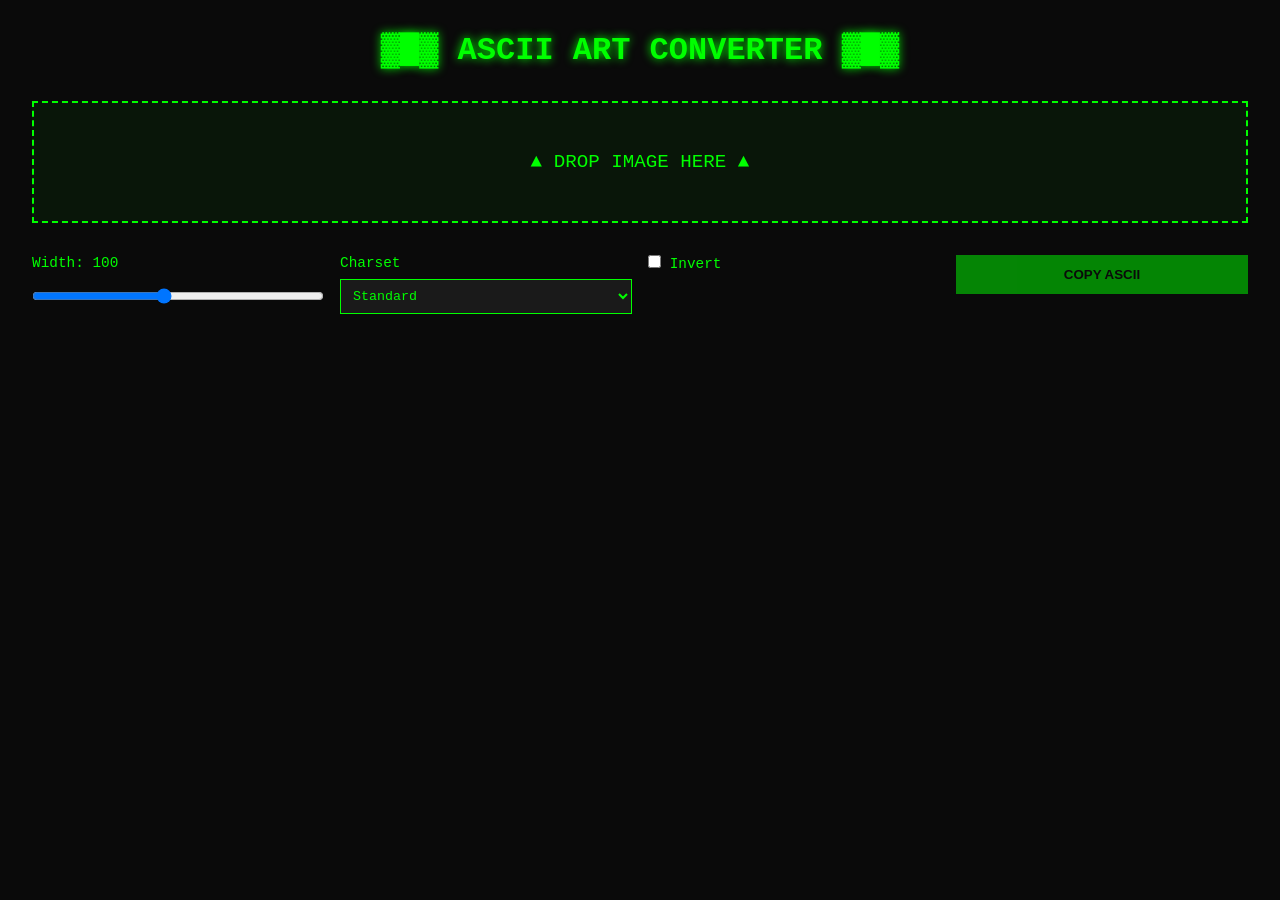
<file: ascii-artify.html>
<!DOCTYPE html>
<html lang="en">
<head>
    <meta charset="UTF-8">
    <meta name="viewport" content="width=device-width, initial-scale=1.0">
    <title>ASCII Art Converter</title>
    <style>
        * {
            margin: 0;
            padding: 0;
            box-sizing: border-box;
        }

        body {
            font-family: 'Courier New', monospace;
            background: #0a0a0a;
            color: #00ff00;
            padding: 2rem;
            min-height: 100vh;
        }

        .container {
            max-width: 1400px;
            margin: 0 auto;
        }

        h1 {
            text-align: center;
            margin-bottom: 2rem;
            font-size: 2rem;
            text-shadow: 0 0 10px #00ff00;
        }

        .upload-zone {
            border: 2px dashed #00ff00;
            padding: 3rem;
            text-align: center;
            cursor: pointer;
            transition: all 0.3s;
            margin-bottom: 2rem;
            background: rgba(0, 255, 0, 0.05);
        }

        .upload-zone:hover {
            background: rgba(0, 255, 0, 0.1);
        }

        .upload-zone.dragging {
            background: rgba(0, 255, 0, 0.2);
        }

        input[type="file"] {
            display: none;
        }

        .controls {
            display: grid;
            grid-template-columns: repeat(auto-fit, minmax(200px, 1fr));
            gap: 1rem;
            margin-bottom: 2rem;
        }

        .control-group {
            display: flex;
            flex-direction: column;
            gap: 0.5rem;
        }

        label {
            font-size: 0.9rem;
        }

        input[type="range"],
        select {
            background: #1a1a1a;
            border: 1px solid #00ff00;
            color: #00ff00;
            padding: 0.5rem;
            font-family: 'Courier New', monospace;
        }

        button {
            background: #00ff00;
            color: #0a0a0a;
            border: none;
            padding: 0.75rem 1.5rem;
            font-weight: bold;
            cursor: pointer;
        }

        button:hover {
            box-shadow: 0 0 20px #00ff00;
        }

        button:disabled {
            opacity: 0.5;
        }

        .preview-container {
            display: grid;
            grid-template-columns: 1fr 1fr;
            gap: 2rem;
        }

        .preview-box {
            border: 1px solid #00ff00;
            padding: 1rem;
            background: #0f0f0f;
        }

        #preview {
            max-width: 100%;
        }

        #asciiCanvas {
            max-width: 100%;
            image-rendering: pixelated;
        }

        .stats {
            font-size: 0.8rem;
            opacity: 0.7;
            margin-top: 0.5rem;
        }

        @media (max-width: 768px) {
            .preview-container {
                grid-template-columns: 1fr;
            }
        }
    </style>
</head>
<body>
<div class="container">
    <h1>▓█▓ ASCII ART CONVERTER ▓█▓</h1>

    <div class="upload-zone" id="uploadZone">
        <p style="font-size: 1.2rem;">▲ DROP IMAGE HERE ▲</p>
        <input type="file" id="fileInput" accept="image/*">
    </div>

    <div class="controls">
        <div class="control-group">
            <label>Width: <span id="widthValue">100</span></label>
            <input type="range" id="width" min="20" max="200" value="100">
        </div>

        <div class="control-group">
            <label>Charset</label>
            <select id="charset">
                <option value="standard">Standard</option>
                <option value="simple">Simple</option>
                <option value="blocks">Blocks</option>
                <option value="binary">Binary</option>
            </select>
        </div>

        <div class="control-group">
            <label><input type="checkbox" id="invert"> Invert</label>
        </div>

        <div class="control-group">
            <button id="copyBtn" disabled>COPY ASCII</button>
        </div>
    </div>

    <div id="output" style="display:none;">
        <div class="preview-container">
            <div class="preview-box">
                <img id="preview">
            </div>
            <div class="preview-box">
                <canvas id="asciiCanvas"></canvas>
                <div class="stats" id="stats"></div>
            </div>
        </div>
    </div>
</div>

<script>
const uploadZone = document.getElementById('uploadZone');
const fileInput = document.getElementById('fileInput');
const preview = document.getElementById('preview');
const asciiCanvas = document.getElementById('asciiCanvas');
const output = document.getElementById('output');
const widthSlider = document.getElementById('width');
const widthValue = document.getElementById('widthValue');
const charsetSelect = document.getElementById('charset');
const invertCheckbox = document.getElementById('invert');
const copyBtn = document.getElementById('copyBtn');
const stats = document.getElementById('stats');

const charsets = {
    standard: " .'`^\",:;Il!i><~+_-?][}{1)(|\\/tfjrxnuvczXYUJCLQ0OZmwqpdbkhao*#MW&8%B@$",
    simple: " .:-=+*#%@",
    blocks: " ░▒▓█",
    binary: " █"
};

let currentImage = null;
let asciiText = '';

uploadZone.onclick = () => fileInput.click();

fileInput.onchange = e => {
    const file = e.target.files[0];
    const reader = new FileReader();
    reader.onload = () => {
        const img = new Image();
        img.onload = () => {
            currentImage = img;
            preview.src = reader.result;
            output.style.display = 'block';
            generateAscii();
        };
        img.src = reader.result;
    };
    reader.readAsDataURL(file);
};

widthSlider.oninput = () => {
    widthValue.textContent = widthSlider.value;
    if (currentImage) generateAscii();
};

charsetSelect.onchange = () => currentImage && generateAscii();
invertCheckbox.onchange = () => currentImage && generateAscii();

copyBtn.onclick = () => {
    navigator.clipboard.writeText(asciiText);
};

function generateAscii() {
    const width = +widthSlider.value;
    const charset = charsets[charsetSelect.value];
    const invert = invertCheckbox.checked;

    const canvas = document.createElement('canvas');
    const ctx = canvas.getContext('2d');

    const h = Math.floor(width * (currentImage.height / currentImage.width) * 0.5);
    canvas.width = width;
    canvas.height = h;

    ctx.drawImage(currentImage, 0, 0, width, h);
    const pixels = ctx.getImageData(0, 0, width, h).data;

    let ascii = '';
    for (let y = 0; y < h; y++) {
        for (let x = 0; x < width; x++) {
            const i = (y * width + x) * 4;
            const brightness = (0.299*pixels[i] + 0.587*pixels[i+1] + 0.114*pixels[i+2]) / 255;
            const val = invert ? 1 - brightness : brightness;
            ascii += charset[Math.floor(val * (charset.length - 1))];
        }
        ascii += '\n';
    }

    asciiText = ascii;
    copyBtn.disabled = false;
    stats.textContent = `${width}×${h}`;

    render(ascii, width, h);
}

function render(ascii, w, h) {
    const ctx = asciiCanvas.getContext('2d');
    const fs = 6;
    const cw = fs * 0.6;

    asciiCanvas.width = w * cw;
    asciiCanvas.height = h * fs;

    ctx.fillStyle = "#000";
    ctx.fillRect(0, 0, asciiCanvas.width, asciiCanvas.height);

    ctx.fillStyle = "#0f0";
    ctx.font = `${fs}px monospace`;

    ascii.split('\n').forEach((line, y) => {
        [...line].forEach((c, x) => {
            ctx.fillText(c, x * cw, y * fs);
        });
    });
}
</script>
</body>
</html>
</file>
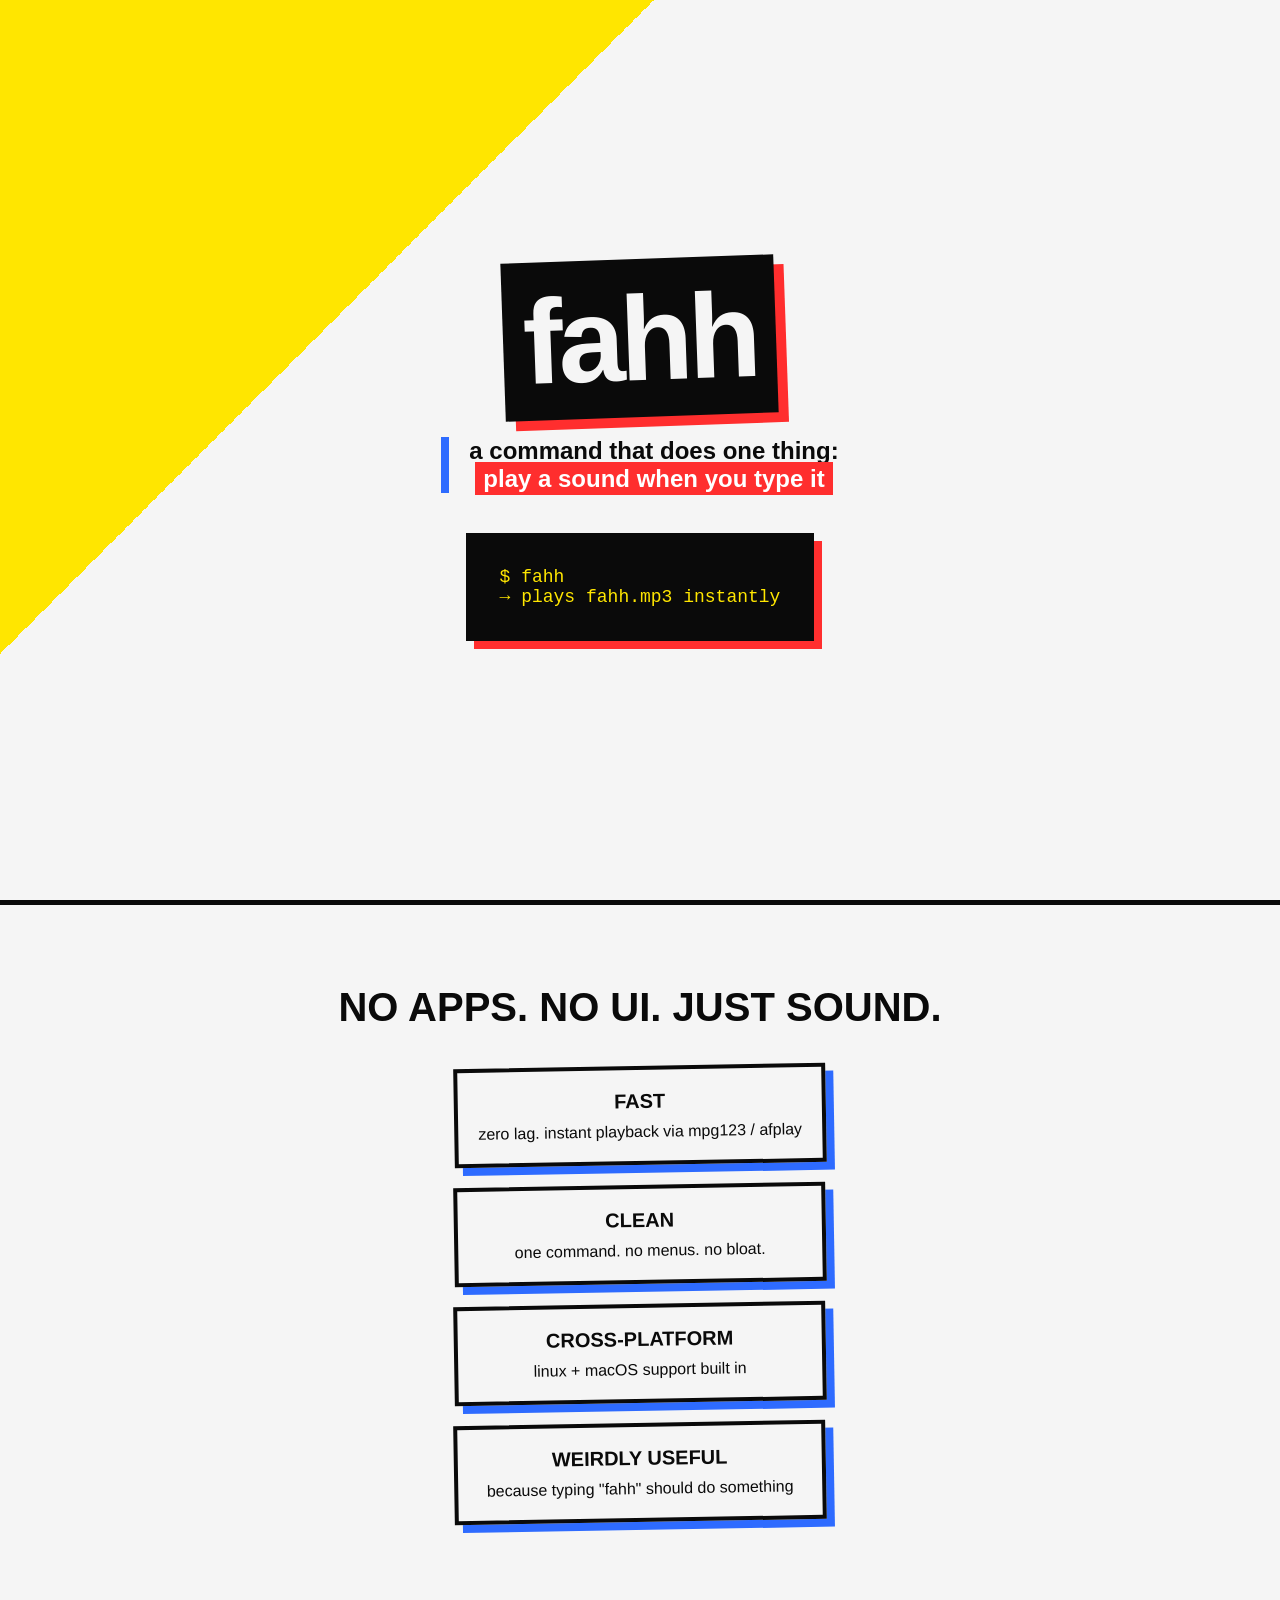
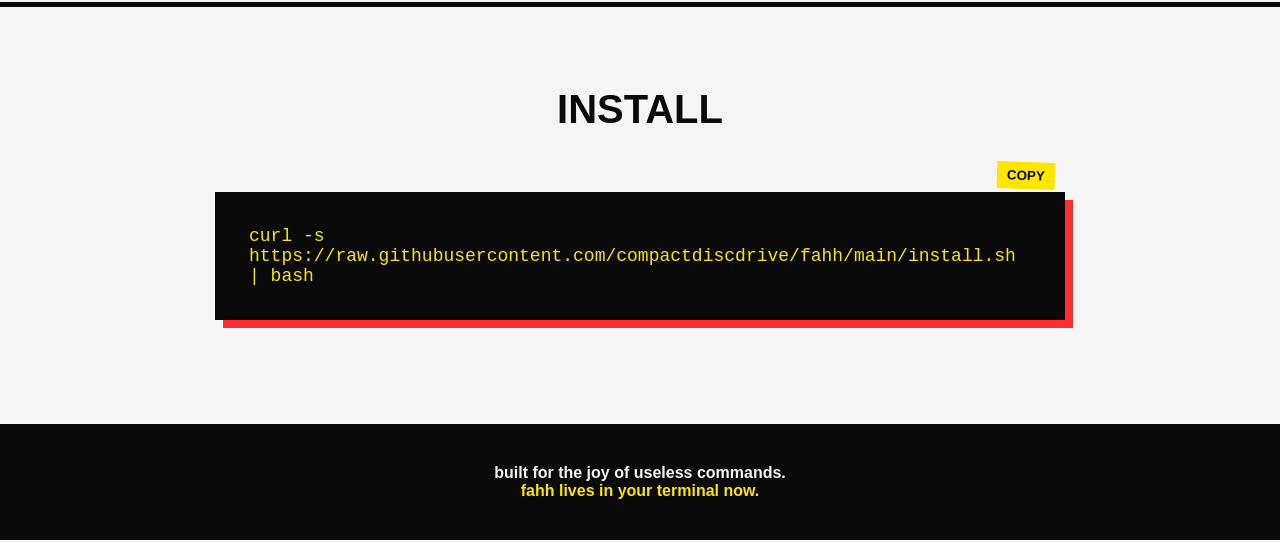
<file: fahh.html>
<!DOCTYPE html>
<html lang="en">
<head>
<meta charset="UTF-8" />
<meta name="viewport" content="width=device-width, initial-scale=1.0" />
<title>fahh</title>
<style>
    :root{
        --black:#0a0a0a;
        --white:#f5f5f5;
        --red:#ff2e2e;
        --yellow:#ffe600;
        --blue:#2e6bff;
    }

    *{
        margin:0;
        padding:0;
        box-sizing:border-box;
        font-family: Arial, Helvetica, sans-serif;
    }

    body{
        background: var(--white);
        color: var(--black);
        overflow-x:hidden;
    }

    .hero{
        height:100vh;
        display:flex;
        flex-direction:column;
        justify-content:center;
        align-items:center;
        text-align:center;
        padding:60px;
        background:
            linear-gradient(135deg, var(--yellow) 0%, var(--yellow) 30%, var(--white) 30%);
    }

    .logo{
        font-size:120px;
        font-weight:900;
        letter-spacing:-5px;
        background: var(--black);
        color: var(--white);
        padding:10px 20px;
        transform:rotate(-2deg);
        box-shadow:10px 10px 0 var(--red);
    }

    .tagline{
        margin-top:20px;
        font-size:24px;
        font-weight:700;
        max-width:500px;
        border-left:8px solid var(--blue);
        padding-left:20px;
    }

    .cmd, .cmd2{
        text-align:left;
    }

    .cmd{
        margin-top:40px;
        background: var(--black);
        color: var(--yellow);
        padding:30px;
        font-family: monospace;
        font-size:18px;
        overflow-x:auto;
        white-space: pre-line;
        max-width: 540px;
        width: fit-content;
        border: 4px solid var(--black);
        box-shadow: 8px 8px 0 var(--red);
        display: inline-block;
        position: relative;
    }
  
  .cmd2 {
        margin-top:40px;
        background: var(--black);
        color: var(--yellow);
        padding:30px;
        font-family: monospace;
        font-size:18px;
        overflow-x:auto;
        white-space: pre-line;
        max-width: 850px;
        width: fit-content;
        border: 4px solid var(--black);
        box-shadow: 8px 8px 0 var(--red);
        display: inline-block;
        position: relative;
  }

    .section{
        padding:80px 60px;
        border-top:5px solid var(--black);
        display:flex;
        flex-direction:column;
        align-items:center;
        text-align:center;
    }

    .grid{
        display:grid;
        grid-template-columns: repeat(auto-fit, minmax(250px, 1fr));
        gap:20px;
    }

    .card{
        background: var(--white);
        border:4px solid var(--black);
        padding:20px;
        box-shadow:8px 8px 0 var(--blue);
        transform: rotate(-1deg);
    }

    .card h3{
        margin-bottom:10px;
        font-size:20px;
    }

    .highlight{
        background: var(--red);
        color:white;
        padding:3px 8px;
    }

    .footer{
        padding:40px;
        text-align:center;
        background: var(--black);
        color: var(--white);
        font-weight:700;
    }

    .big{
        font-size:40px;
        font-weight:900;
    }

    /* added terminal UX */
    .cmd-wrap{
        position:relative;
        display:inline-block;
        width:fit-content;
        margin:20px auto;
    }

    .cursor{
        display:inline-block;
        width:10px;
        background: var(--yellow);
        margin-left:4px;
        animation: blink 1s infinite;
    }

    @keyframes blink{
        0%,50%{opacity:1;}
        51%,100%{opacity:0;}
    }

    .copy-btn{
        position:absolute;
        top:10px;
        right:10px;
        background: var(--yellow);
        color: var(--black);
        border:none;
        padding:6px 10px;
        font-weight:700;
        cursor:pointer;
        transform: rotate(2deg);
    }

    .copy-btn:active{
        transform: scale(0.95) rotate(2deg);
    }

</style>
</head>
<body>

<section class="hero">
    <div class="logo">fahh</div>
    <div class="tagline">
        a command that does one thing:<br>
        <span class="highlight">play a sound when you type it</span>
    </div>

    <div class="cmd">$ fahh
→ plays fahh.mp3 instantly</div>
</section>

<section class="section">
    <div class="big">NO APPS. NO UI. JUST SOUND.</div>
    <br><br>
    <div class="grid">
        <div class="card">
            <h3>FAST</h3>
            zero lag. instant playback via mpg123 / afplay
        </div>
        <div class="card">
            <h3>CLEAN</h3>
            one command. no menus. no bloat.
        </div>
        <div class="card">
            <h3>CROSS-PLATFORM</h3>
            linux + macOS support built in
        </div>
        <div class="card">
            <h3>WEIRDLY USEFUL</h3>
            because typing "fahh" should do something
        </div>
    </div>
</section>

<section class="section">
    <div class="big">INSTALL</div>

    <div class="cmd-wrap">
        <button class="copy-btn" onclick="copyCmd()">COPY</button>
        <div class="cmd2" id="cmd2">curl -s https://raw.githubusercontent.com/compactdiscdrive/fahh/main/install.sh | bash<span class="cursor"></span></div>
    </div>
</section>

<script>
function copyCmd(){
    const text = document.getElementById('cmd').innerText;
    const btn = document.querySelector('.copy-btn');

    navigator.clipboard.writeText(text);

    const old = btn.innerText;
    btn.innerText = 'COPIED!';

    setTimeout(() => {
        btn.innerText = old;
    }, 1200);
}
</script>

<section class="footer">
    built for the joy of useless commands.
    <br>
    <span style="color:var(--yellow)">fahh lives in your terminal now.</span>
</section>

</body>
</html>
</file>
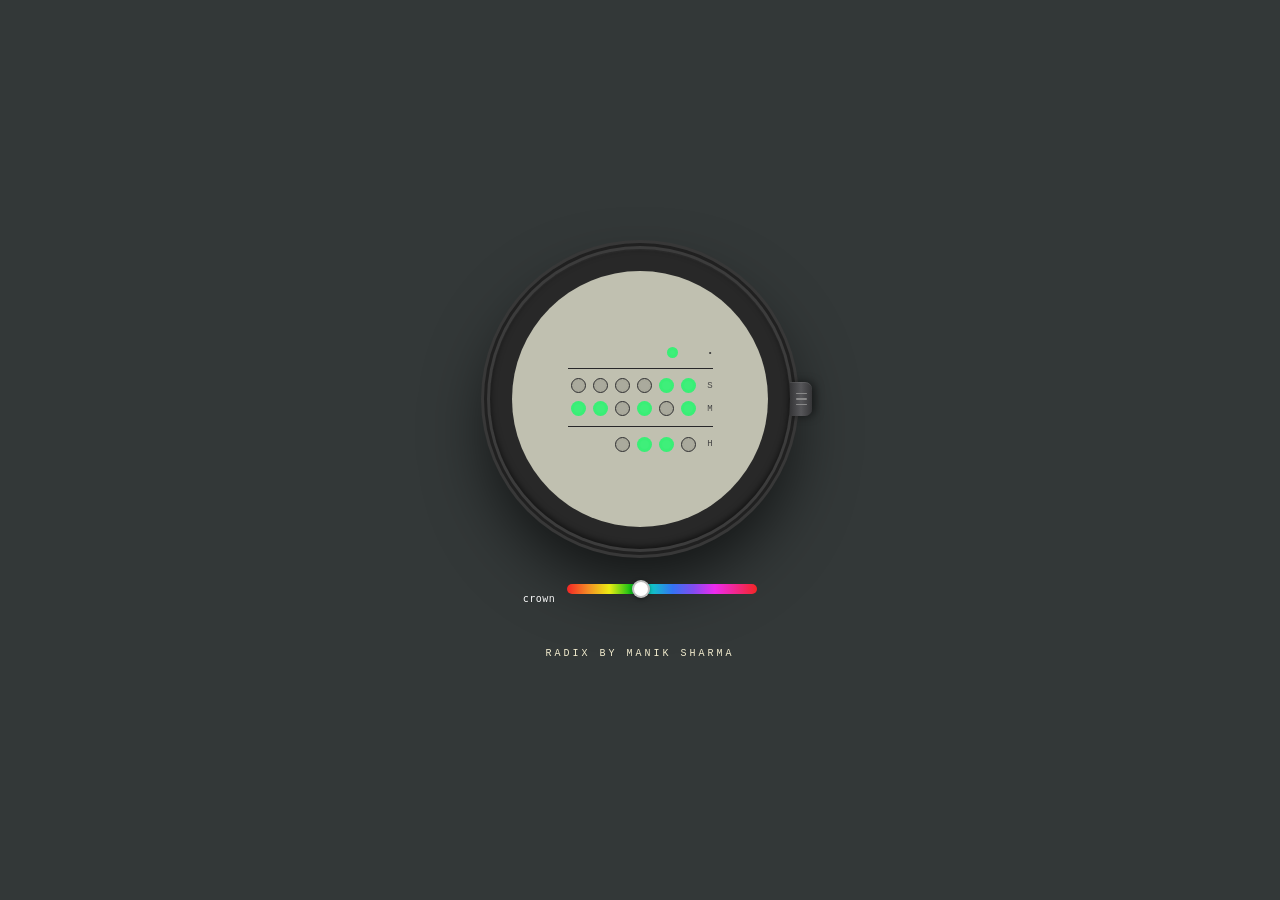
<file: radix.html>
<!DOCTYPE HTML>
<head>
  <title>watch idea</title>
</head>
<body>
<style>
* { box-sizing: border-box; margin: 0; padding: 0; }
.wrap {
  display: flex;
  flex-direction: column;
  align-items: center;
  padding: 2rem 1rem 1.5rem;
  gap: 1.5rem;
}
.watch-scene { position: relative; width: 300px; height: 300px; }
.watch-body {
  width: 300px;
  height: 300px;
  border-radius: 50%;
  background: #282828;
  position: relative;
  box-shadow:
    0 0 0 3px #3c3c3c,
    0 0 0 6px #202020,
    0 0 0 9px #383838,
    0 32px 64px rgba(0,0,0,0.65),
    inset 0 1px 2px rgba(255,255,255,0.05),
    inset 0 -2px 6px rgba(0,0,0,0.6);
  display: flex;
  align-items: center;
  justify-content: center;
}
.face {
  width: 256px;
  height: 256px;
  border-radius: 50%;
  background: #C0C0B0;
  display: flex;
  flex-direction: column;
  align-items: center;
  justify-content: center;
  gap: 10px;
  padding: 20px 55px 20px 20px;
  position: relative;
}
.crown {
  position: absolute;
  right: -22px;
  top: 50%;
  transform: translateY(-50%);
  width: 22px;
  height: 34px;
  border-radius: 0 7px 7px 0;
  background: linear-gradient(90deg, #363638, #565659, #363638);
  box-shadow: 3px 0 8px rgba(0,0,0,0.5), inset 0 1px 0 rgba(255,255,255,0.08);
  cursor: ns-resize;
  display: flex;
  flex-direction: column;
  align-items: center;
  justify-content: center;
  gap: 4px;
}
.crown-notch { width: 11px; height: 1.5px; background: #888; border-radius: 1px; }
.section {
  display: flex;
  flex-direction: column;
  align-items: flex-start;
  width: 100%;
  gap: 8px;
  align-items: center;
}
.row {
  display: flex;
  align-items: center;
  width: 100%;
  gap: 0;
}
.row-label {
  font-family: var(--font-mono, 'Courier New', monospace);
  font-size: 9px;
  font-weight: 500;
  color: #484848;
  letter-spacing: 0.4px;
  width: 14px;
  text-align: right;
  flex-shrink: 0;
  margin-left: 3px;
}
.dots {
  display: flex;
  gap: 7px;
  flex: 1;
  justify-content: flex-start;
  padding-left: 8px;
  flex-direction: row-reverse; /* add this */
}
.dot {
  width: 15px;
  height: 15px;
  border-radius: 50%;
  background: #a8a89a;
  border: 1px solid #303032;
  transition: background 0.15s ease, box-shadow 0.15s ease, border-color 0.15s ease;
  flex-shrink: 0;
  position: relative;
}
.dot::after {
  content: '';
  position: absolute;
  inset: 2px;
  border-radius: 50%;
  background: rgba(255,255,255,0.03);
}
.dot.on { border-color: transparent; }
.thing {
    width: 11px;
  height: 11px;
  }
.dot-ampm {
  width: 11px;
  height: 11px;
 justify-content: flex-end;
}
.divider {
  width: 80%;
  height: 0.5px;
  background: #272729;
  align-self: flex-end;
}
.hue-ctrl {
  display: flex;
  align-items: center;
  gap: 12px;
}
.hue-strip {
  width: 190px;
  height: 10px;
  border-radius: 5px;
  background: linear-gradient(to right,
    hsl(0,90%,55%), hsl(30,90%,55%), hsl(60,85%,50%),
    hsl(120,80%,42%), hsl(180,85%,42%), hsl(220,90%,58%),
    hsl(260,85%,62%), hsl(300,85%,55%), hsl(330,88%,55%), hsl(360,90%,55%)
  );
  position: relative;
  cursor: pointer;
}
.hue-thumb {
  position: absolute;
  top: -4px;
  width: 18px;
  height: 18px;
  border-radius: 50%;
  background: #fff;
  border: 2px solid rgba(0,0,0,0.25);
  box-shadow: 0 1px 4px rgba(0,0,0,0.4);
  transform: translateX(-50%);
  pointer-events: none;
}
.crown-label {
  font-family: var(--font-mono, monospace);
  font-size: 10px;
  color: var(--color-text-secondary);
  letter-spacing: 0.5px;
}
.parent {
  display: flex;
  align-items: center;
  justify-content: center;
  min-height: 100vh;
  width: 100%;
  background: #333838;
}
</style>
<div class="parent">
<div class="wrap">
  <div class="watch-scene">
    <div class="watch-body">
      <div class="crown" id="crown">
        <div class="crown-notch"></div>
        <div class="crown-notch"></div>
        <div class="crown-notch"></div>
      </div>
      <div class="face">

        <div class="section">
          <div class="row">
            <div class="dots" id="dots-ampm">
              <div class="thing" data-bit="0"></div>
              <div class="dots" id="dots-ampm">
  <div class="dot dot-ampm" data-bit="0"></div>
  <div class="dot dot-ampm" style="visibility:hidden"></div>
</div>
            </div>
            <span class="row-label" style="font-size:8px; color:#3a3a3a;">•</span>
          </div>
        </div>

        <div class="divider"></div>

        <div class="section">
          <div class="row">
            <div class="dots" id="dots-s">
              <div class="dot" data-bit="0"></div>
              <div class="dot" data-bit="1"></div>
              <div class="dot" data-bit="2"></div>
              <div class="dot" data-bit="3"></div>
              <div class="dot" data-bit="4"></div>
              <div class="dot" data-bit="5"></div>
            </div>
            <span class="row-label">S</span>
          </div>
          <div class="row">
            <div class="dots" id="dots-m">
              <div class="dot" data-bit="0"></div>
              <div class="dot" data-bit="1"></div>
              <div class="dot" data-bit="2"></div>
              <div class="dot" data-bit="3"></div>
              <div class="dot" data-bit="4"></div>
              <div class="dot" data-bit="5"></div>
            </div>
            <span class="row-label">M</span>
          </div>
        </div>

        <div class="divider"></div>

        <div class="section">
          <div class="row">
            <div class="dots" id="dots-h">
              <div class="dot" data-bit="0"></div>
              <div class="dot" data-bit="1"></div>
              <div class="dot" data-bit="2"></div>
              <div class="dot" data-bit="3"></div>
            </div>
            <span class="row-label">H</span>
          </div>
        </div>

      </div>
    </div>
  </div>

  <div class="hue-ctrl">
    <span class="crown-label" style="color:#fff; margin-top:20px">crown</span>
    <div class="hue-strip" id="hue-strip">
      <div class="hue-thumb" id="hue-thumb"></div>
    </div>
  </div>
  <p style="font-family:'Courier New',monospace; font-size:10px; letter-spacing:3px; color:#f2ecce; margin-top:20px">RADIX BY MANIK SHARMA</p>
</div>
</div>
<script>
let hue = 140;

function ledOn(dot) {
  const c = `hsl(${hue},85%,58%)`;
  dot.style.background = c;
  dot.style.boxShadow = `0 0 6px 1px hsl(${hue},85%,58%)44`;
  dot.style.borderColor = 'transparent';
  dot.classList.add('on');
}
function ledOff(dot) {
  dot.style.background = '';
  dot.style.boxShadow = '';
  dot.style.borderColor = '';
  dot.classList.remove('on');
}
function setRow(id, value) {
  document.querySelectorAll(`#${id} .dot`).forEach(dot => {
    const bit = parseInt(dot.dataset.bit);
    ((value >> bit) & 1) ? ledOn(dot) : ledOff(dot);
  });
}
function refreshOn() {
  document.querySelectorAll('.dot.on').forEach(dot => ledOn(dot));
}
function tick() {
  const now = new Date();
  const h = now.getHours(), m = now.getMinutes(), s = now.getSeconds();
  const ispm = h >= 12;
  const h12 = h % 12 || 12;
  setRow('dots-ampm', ispm ? 1 : 0);
  setRow('dots-s', s);
  setRow('dots-m', m);
  setRow('dots-h', h12);
}
function setThumb() {
  document.getElementById('hue-thumb').style.left = (hue / 360 * 100) + '%';
}

tick();
setThumb();
setInterval(tick, 1000);

const strip = document.getElementById('hue-strip');
let dragging = false;
function fromEvent(e) {
  const rect = strip.getBoundingClientRect();
  const cx = e.touches ? e.touches[0].clientX : e.clientX;
  const x = Math.max(0, Math.min(cx - rect.left, rect.width));
  hue = Math.round(x / rect.width * 360);
  setThumb(); refreshOn(); tick();
}
strip.addEventListener('mousedown', e => { dragging = true; fromEvent(e); });
strip.addEventListener('touchstart', e => { dragging = true; fromEvent(e); }, {passive:true});
document.addEventListener('mousemove', e => { if (dragging) fromEvent(e); });
document.addEventListener('touchmove', e => { if (dragging) fromEvent(e); }, {passive:true});
document.addEventListener('mouseup', () => dragging = false);
document.addEventListener('touchend', () => dragging = false);

const crown = document.getElementById('crown');
let cDrag = false, cY0 = 0, cH0 = 0;
crown.addEventListener('mousedown', e => { cDrag = true; cY0 = e.clientY; cH0 = hue; e.preventDefault(); });
document.addEventListener('mousemove', e => {
  if (!cDrag) return;
  hue = ((cH0 + (cY0 - e.clientY)) % 360 + 360) % 360;
  setThumb(); refreshOn(); tick();
});
document.addEventListener('mouseup', () => cDrag = false);
</script>
  </body>
</file>
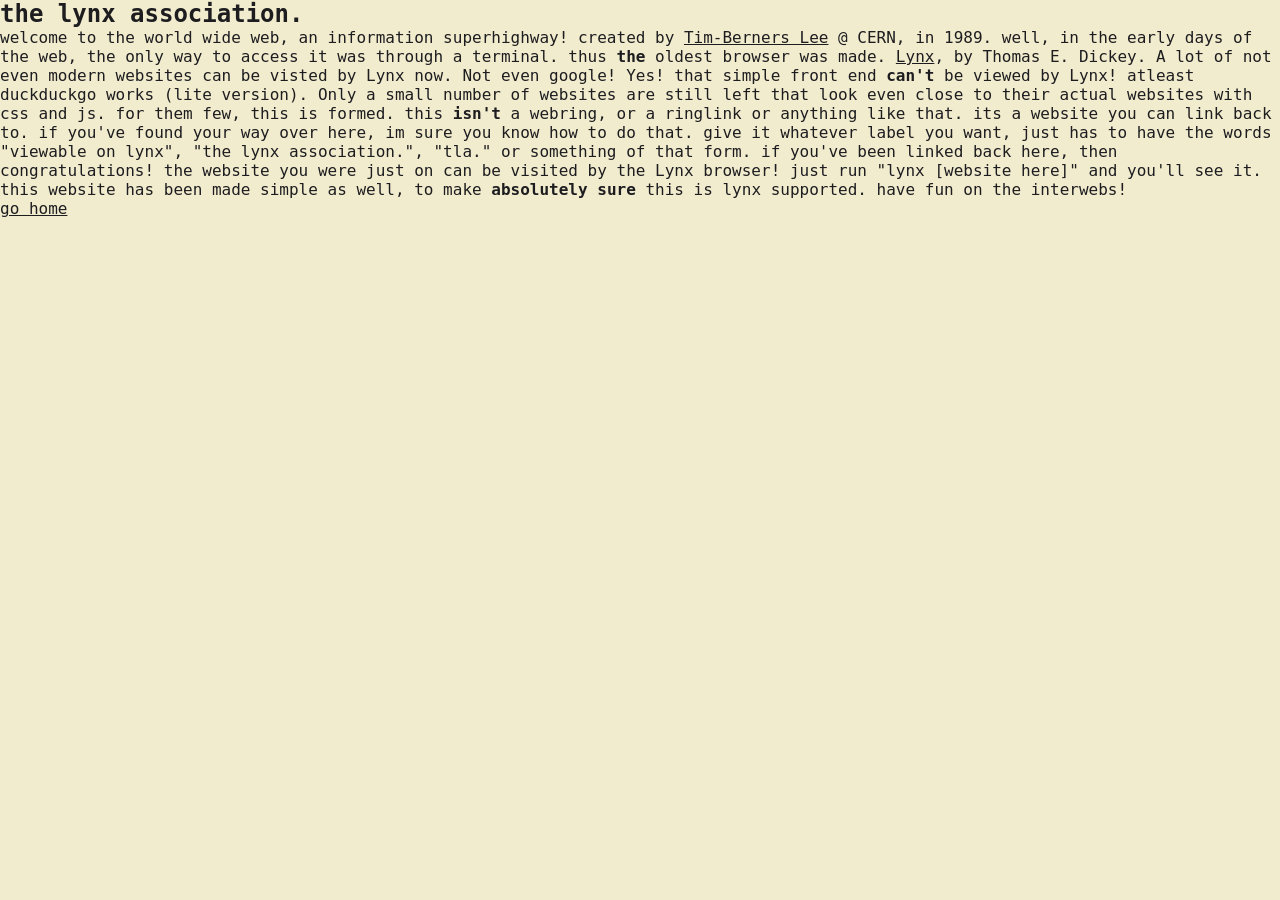
<file: tla.html>
<!doctype html>
<html>
<head>
        <meta charset="UTF-8">
        <meta name="viewport" content="width=device-width, initial-scale=1.0">
        <title>damn cool website bro</title>
        <link rel="stylesheet" href="style2.css">
</head>
<body>

<h2>the lynx association. </h2>

<p>welcome to the world wide web, an information superhighway! created by <a href="https://home.cern/science/computing/birth-web">Tim-Berners Lee</a> @ CERN, in 1989. well, in the early days of the web, the only way to access it was through a terminal. thus <strong>the</strong> oldest browser was made. <a href="https://lynx.invisible-island.net/">Lynx</a>, by Thomas E. Dickey. A lot of not even modern websites can be visted by Lynx now. Not even google! Yes! that simple front end <strong>can't</strong> be viewed by Lynx! atleast duckduckgo works (lite version). Only a small number of websites are still left that look even close to their actual websites with css and js. for them few, this is formed. this <strong>isn't</strong> a webring, or a ringlink or anything like that. its a website you can link back to. if you've found your way over here, im sure you know how to do that. give it whatever label you want, just has to have the words "viewable on lynx", "the lynx association.", "tla." or something of that form. if you've been linked back here, then congratulations! the website you were just on can be visited by the Lynx browser! just run "lynx [website here]" and you'll see it. this website has been made simple as well, to make <strong>absolutely sure</strong> this is lynx supported. have fun on the interwebs!</p>

<a href="/">go home</a>

</body>
</html>
</file>
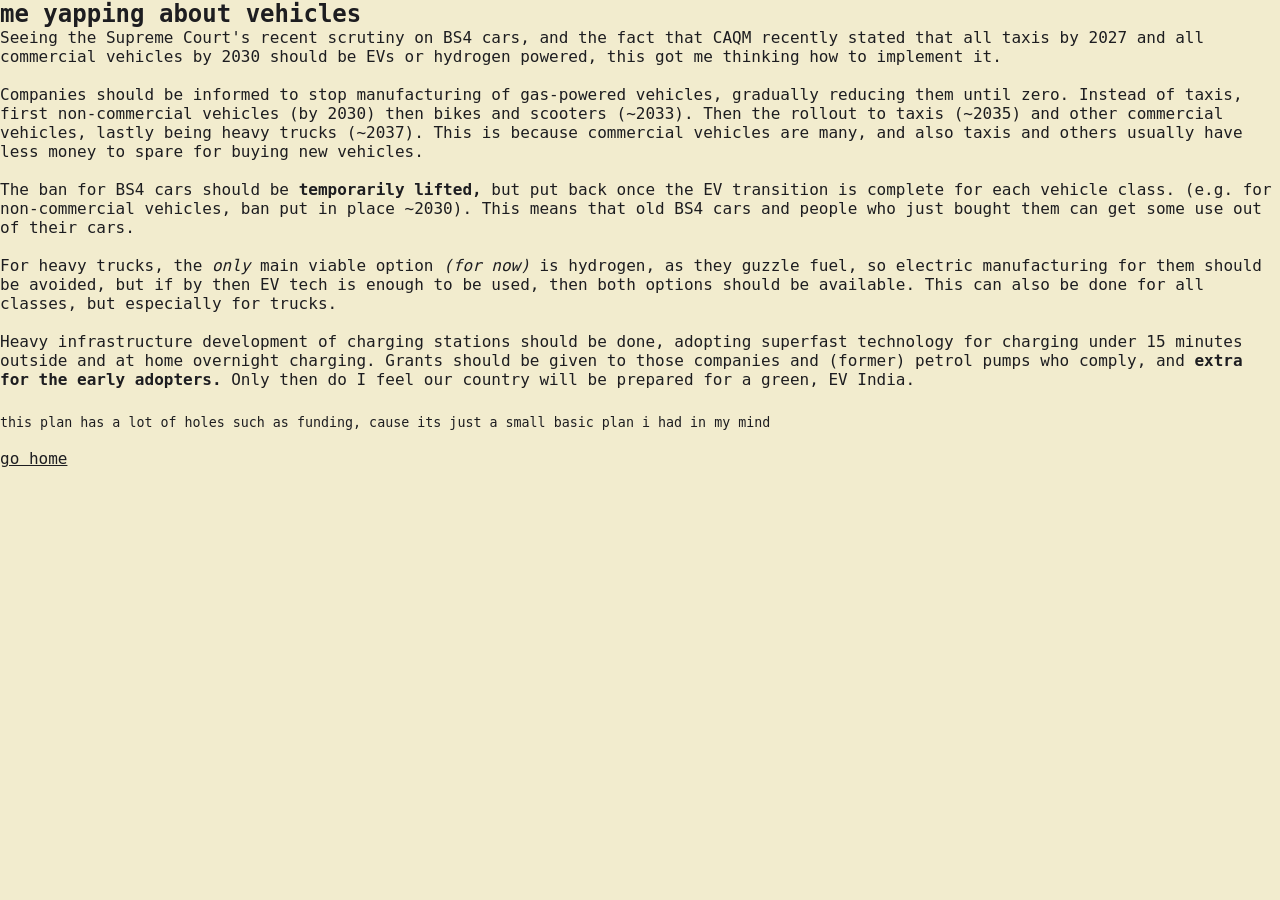
<file: posts/me-yapping-about-vehicles.html>
<!doctype html>
<html lang="en">
    <head>
        <meta charset="UTF-8" />
        <meta name="viewport" content="width=device-width, initial-scale=1.0" />
        <title>me yapping about vehicles</title>
        <link rel="stylesheet" href="../style2.css" />
    </head>
<body>
<h2>me yapping about vehicles</h2>
<p>Seeing the Supreme Court's recent scrutiny on BS4 cars, and the fact that CAQM recently stated that all taxis by 2027 and all commercial vehicles by 2030 should be EVs or hydrogen powered, this got me thinking how to implement it.</p> <br />
<p>Companies should be informed to stop manufacturing of gas-powered vehicles, gradually reducing them until zero. Instead of taxis, first non-commercial vehicles (by 2030) then bikes and scooters (~2033). Then the rollout to taxis (~2035) and other commercial vehicles, lastly being heavy trucks (~2037). This is because commercial vehicles are many, and also taxis and others usually have less money to spare for buying new vehicles.</p> <br />
<p>The ban for BS4 cars should be <strong>temporarily lifted,</strong> but put back once the EV transition is complete for each vehicle class. (e.g. for non-commercial vehicles, ban put in place ~2030). This means that old BS4 cars and people who just bought them can get some use out of their cars.</p> <br />
<p>For heavy trucks, the <i>only</i> main viable option <i>(for now)</i> is hydrogen, as they guzzle fuel, so electric manufacturing for them should be avoided, but if by then EV tech is enough to be used, then both options should be available. This can also be done for all classes, but especially for trucks.</p> <br />
<p>Heavy infrastructure development of charging stations should be done, adopting superfast technology for charging under 15 minutes outside and at home overnight charging. Grants should be given to those companies and (former) petrol pumps who comply, and <strong>extra for the early adopters.</strong>
Only then do I feel our country will be prepared for a green, EV India.</p> <br />
<sub>this plan has a lot of holes such as funding, cause its just a small basic plan i had in my mind</sub>
<br />
<br />
<a href="/">go home</a>
</body>
</html>
</file>
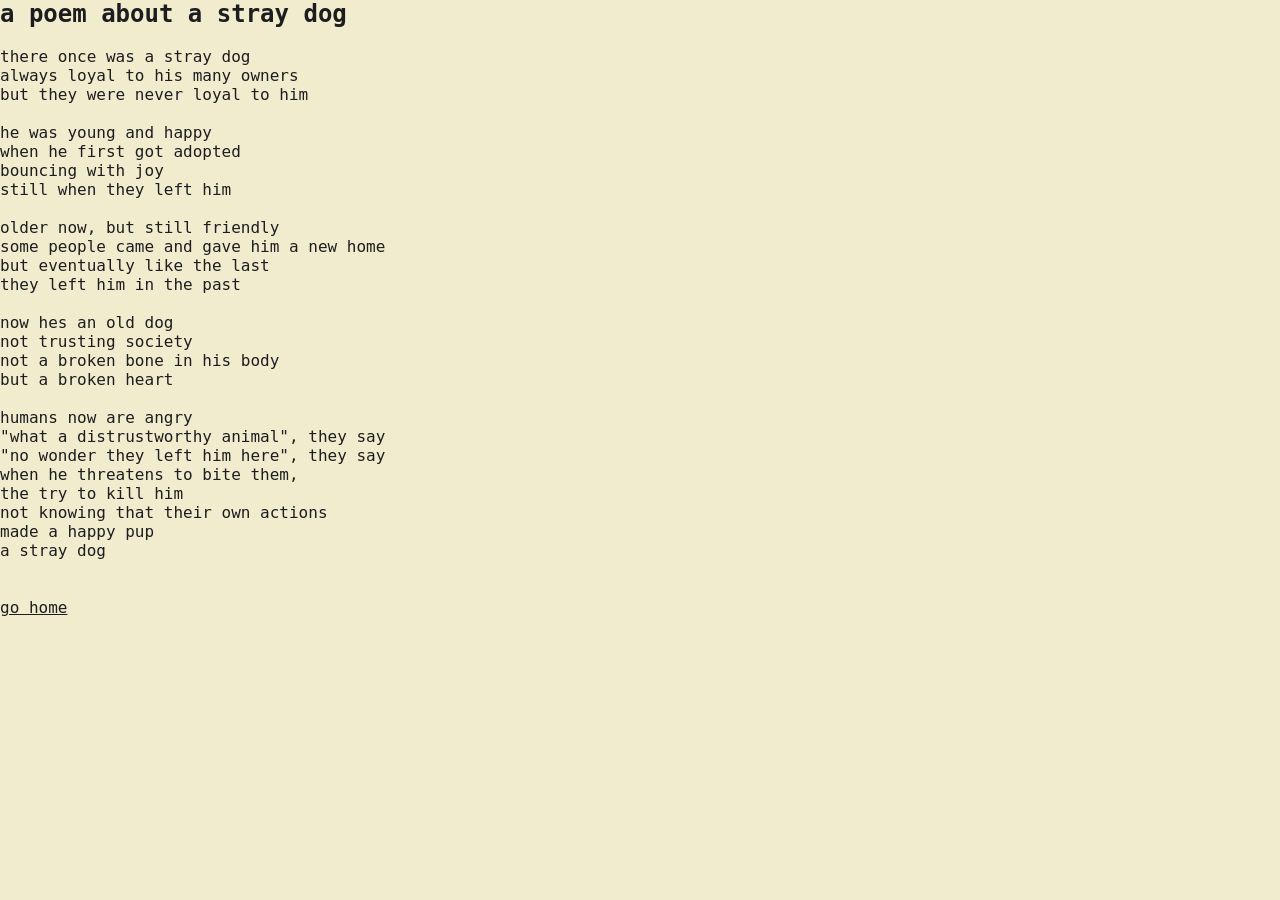
<file: posts/poem-about-a-stray.html>
<!doctype html>
<html lang="en">
    <head>
        <meta charset="UTF-8" />
        <meta name="viewport" content="width=device-width, initial-scale=1.0" />
        <title>poem about a stray dog</title>
        <link rel="stylesheet" href="../style2.css" />
    </head>
<body>
<h2>a poem about a stray dog </h2> <br />
<p>there once was a stray dog</p>
<p>always loyal to his many owners</p>
<p>but they were never loyal to him</p>
<br />
<p>he was young and happy</p>
<p>when he first got adopted</p>
<p>bouncing with joy</p>
<p>still when they left him</p>
<br />
<p>older now, but still friendly</p>
<p>some people came and gave him a new home</p>
<p>but eventually like the last</p>
<p>they left him in the past</p>
<br />
<p>now hes an old dog</p>
<p>not trusting society</p>
<p>not a broken bone in his body</p>
<p>but a broken heart</p>
<br />
<p>humans now are angry</p>
<p>"what a distrustworthy animal", they say</p>
<p>"no wonder they left him here", they say</p>
<p>when he threatens to bite them,</p>
<p>the try to kill him</p>
<p>not knowing that their own actions</p>
<p>made a happy pup</p>
<p>a stray dog</p>
<br />
<br />
<a href="/">go home</a>
</body>
</html>
</file>
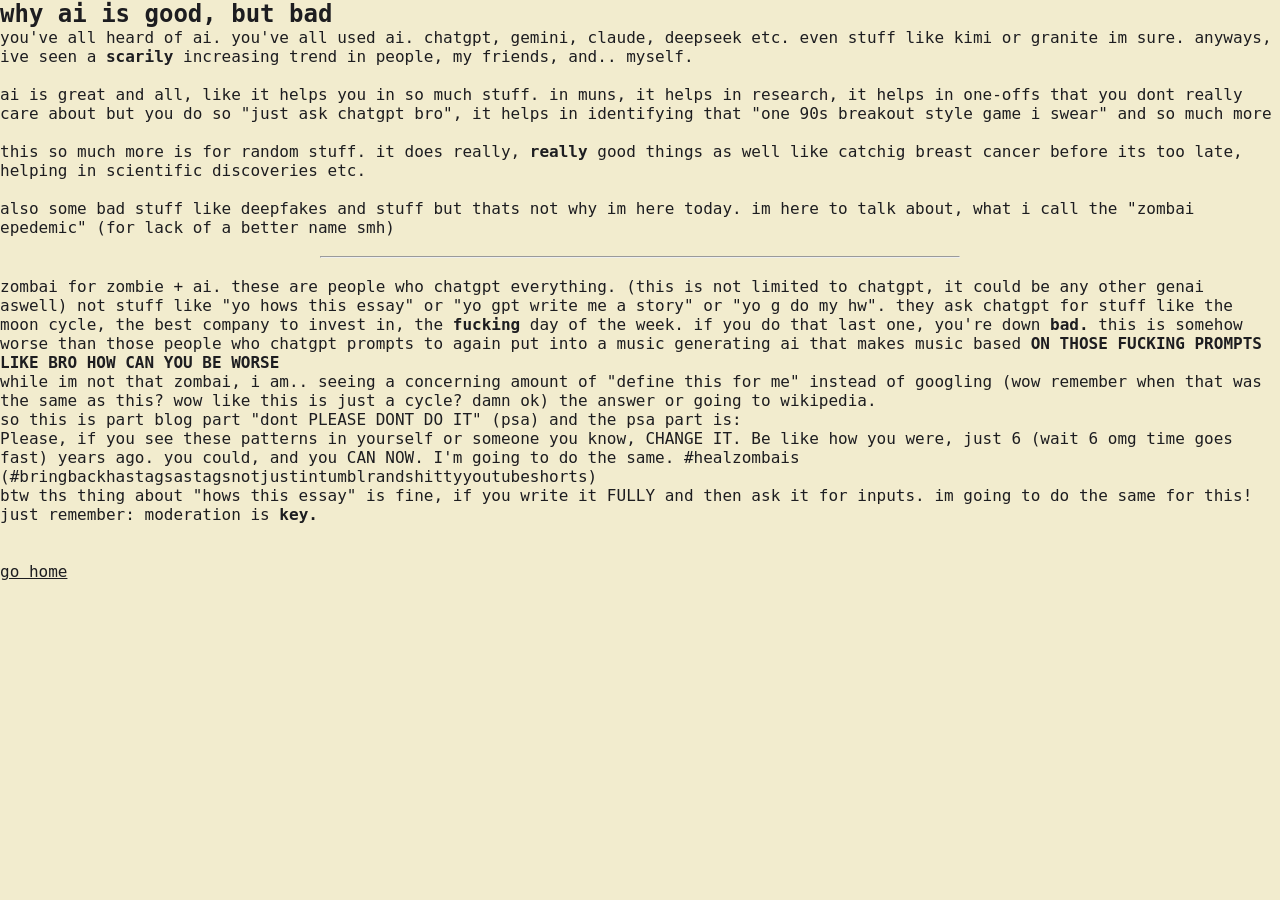
<file: posts/why-ai-is-good-but-bad.html>
<!doctype html>
<html lang="en">
    <head>
        <meta charset="UTF-8" />
        <meta name="viewport" content="width=device-width, initial-scale=1.0" />
        <title>why ai is good, but bad</title>
        <link rel="stylesheet" href="../style2.css" />
    </head>
<body>
<h2>why ai is good, but bad</h2>
<p>you've all heard of ai. you've all used ai. chatgpt, gemini, claude, deepseek etc. even stuff like kimi or granite im sure. anyways, ive seen a <strong>scarily</strong> increasing trend in people, my friends, and.. myself.</p> <br />
<p>ai is great and all, like it helps you in so much stuff. in muns, it helps in research, it helps in one-offs that you dont really care about but you do so "just ask chatgpt bro", it helps in identifying that "one 90s breakout style game i swear" and so much more</p> <br />
<p>this so much more is for random stuff. it does really, <strong>really</strong> good things as well like catchig breast cancer before its too late, helping in scientific discoveries etc.</p> <br />
<p>also some bad stuff like deepfakes and stuff but thats not why im here today. im here to talk about, what i call the "zombai epedemic" (for lack of a better name smh)</p> <br /> <center><hr width="50%"/></center> <br />
<p>zombai for zombie + ai. these are people who chatgpt everything. (this is not limited to chatgpt, it could be any other genai aswell) not stuff like "yo hows this essay" or "yo gpt write me a story" or "yo g do my hw". they ask chatgpt for stuff like the moon cycle, the best company to invest in, the <strong>fucking</strong> day of the week. if you do that last one, you're down <strong>bad.</strong> this is somehow worse than those people who chatgpt prompts to again put into a music generating ai that makes music based <strong>ON THOSE FUCKING PROMPTS LIKE BRO HOW CAN YOU BE WORSE</strong></p>
<p>while im not that zombai, i am.. seeing a concerning amount of "define this for me" instead of googling (wow remember when that was the same as this? wow like this is just a cycle? damn ok) the answer or going to wikipedia.</p>
<p>so this is part blog part "dont PLEASE DONT DO IT" (psa) and the psa part is:</p>
<p>Please, if you see these patterns in yourself or someone you know, CHANGE IT. Be like how you were, just 6 (wait 6 omg time goes fast) years ago. you could, and you CAN NOW. I'm going to do the same. #healzombais (#bringbackhastagsastagsnotjustintumblrandshittyyoutubeshorts)</p>
<p>btw ths thing about "hows this essay" is fine, if you write it FULLY and then ask it for inputs. im going to do the same for this! just remember: moderation is <strong>key.</strong></p>
<br />
<br />
<a href="/">go home</a>
</body>
</html>
</file>
<file: style2.css>
@import url('https://fonts.googleapis.com/css2?family=Press+Start+2P&display=swap');

@font-face {
  font-family: 'Iosevka Slab';
  src: url('IosevkaSlab.woff2') format('woff2');
  font-style: normal;
  font-display: swap;
}

*,
*::before,
*::after {
  box-sizing: border-box;
}

html {
  font-size: 16px;
}

p {
  font-family: "Iosevka Term Slab", monospace;
}

#tiny {
  font-size: 12px; 
}

#uno, #summon-cat {
  padding-bottom: 0.8rem;
}

* {
  margin: 0;
  color: #1d1d20;      
  font-family: "Iosevka Term Slab", monospace;
  cursor: url("data:image/svg+xml,%3Csvg xmlns='http://www.w3.org/2000/svg' width='16' height='16'%3E%3Ccircle cx='8' cy='8' r='3.25' fill='black' stroke='white' stroke-width='2'/%3E%3C/svg%3E") 8 8, auto;
}

body {
  background: #f2ecce; /* paper beige */
}

/* =========================
   LAYOUT
   ========================= */

.page {
  min-height: 100vh;
  display: grid;
  grid-template-columns: 65% 35%;
  padding: 4rem;
}

@media (max-width: 768px) {
  .page {
    grid-template-columns: 1fr;
    padding: 2rem;
  }
}

.statement {
  display: flex;
  flex-direction: column;
  justify-content: center;
}

.statement .small {
  font-family: "Iosevka Term Slab", monospace;
  font-size: 1rem;
  letter-spacing: 0.02em;
  margin: 0;
}

.statement .me {
  font-family: "Iosevka Term Slab", monospace;
  font-size: clamp(6rem, 14vw, 9rem);
  line-height: 0.9;
  margin: 0.5rem 0 0;
  font-style: italic;
}

.links {
  display: flex;
  align-items: center;
  justify-content: flex-end;
}

.links nav {
  display: flex;
  flex-direction: column;
  gap: 1rem;
  font-family: "Iosevka Term Slab", monospace;
  font-size: 0.85rem;
}

.links a {
  color: rgba(29, 29, 32, 0.45); /* faded ink */
  text-decoration: none;
}

.links a:hover {
  color: #1d1d20;
  text-decoration: underline;
}

.rule {
  height: 1px;
  background: #26262a;
  margin: 3rem 0;
}

* {
  font-family: "Iosevka Term Slab", monospace;
}

.links a {
  position: relative;
  color: rgba(29, 29, 32, 0.45);
  text-decoration: none;
}

.blurb {
  position: absolute;
  right: 100%;
  margin-right: 2px;
  white-space: nowrap;
  font-size: 0.5rem;
  color: rgba(29, 29, 32, 0.6);
  pointer-events: none;
  opacity: 0;
  transition: opacity 0.2s ease;
}

.links a:hover .blurb {
  opacity: 1;
}

#cat-box {
  position: fixed;
  top: 15px;
  right: 15px;
  width: 100px;
  height: 100px;
  border: 1px solid #888;
  background: #111;
  overflow: hidden;
  display: flex;
  align-items: center;
  justify-content: center;
}

#cat-img {
  width: 100%;
  height: 100%;
  object-fit: cover;
}

.wildcard-text {
	font-size: clamp(4rem, 12vw, 10rem);
	font-weight: 900;
	font-family: 'Press Start 2P', monospace;
	font-optical-sizing: auto;
	letter-spacing: 0.08em;

	background: linear-gradient(
		90deg,
		#ff0000,
		#ff8800,
		#ffee00,
		#00ff66,
		#00d9ff,
		#0044ff,
		#aa00ff,
		#ff0088,
		#ff0000
	);

	background-size: 300% 100%;
	-webkit-background-clip: text;
	-webkit-text-fill-color: transparent;

	filter: drop-shadow(0 0 8px rgba(255, 255, 255, 0.2));
	animation:
		rainbowMove 3s linear infinite,
		warpText 1.8s ease-in-out infinite;
}

/* Rainbow flowing through letters */
@keyframes rainbowMove {
	from {
		background-position: 0% 50%;
	}
	to {
		background-position: 300% 50%;
	}
}

/* Demo-scene warp vibe */
@keyframes warpText {
	0% {
		transform: perspective(500px) rotateX(0deg) rotateY(0deg) skewX(0deg) scale(1);
	}

	25% {
		transform: perspective(500px) rotateX(8deg) rotateY(-10deg) skewX(6deg) scale(1.05, 0.95);
	}

	50% {
		transform: perspective(500px) rotateX(-6deg) rotateY(12deg) skewX(-8deg) scale(0.96, 1.06);
	}

	75% {
		transform: perspective(500px) rotateX(5deg) rotateY(-8deg) skewX(5deg) scale(1.04, 0.96);
	}

	100% {
		transform: perspective(500px) rotateX(0deg) rotateY(0deg) skewX(0deg) scale(1);
	}
}

.wild-wrap {
	display: flex;
	flex-direction: column;
	align-items: flex-start;
	line-height: 0.85;
	margin-bottom: 1rem;
}
</file>
